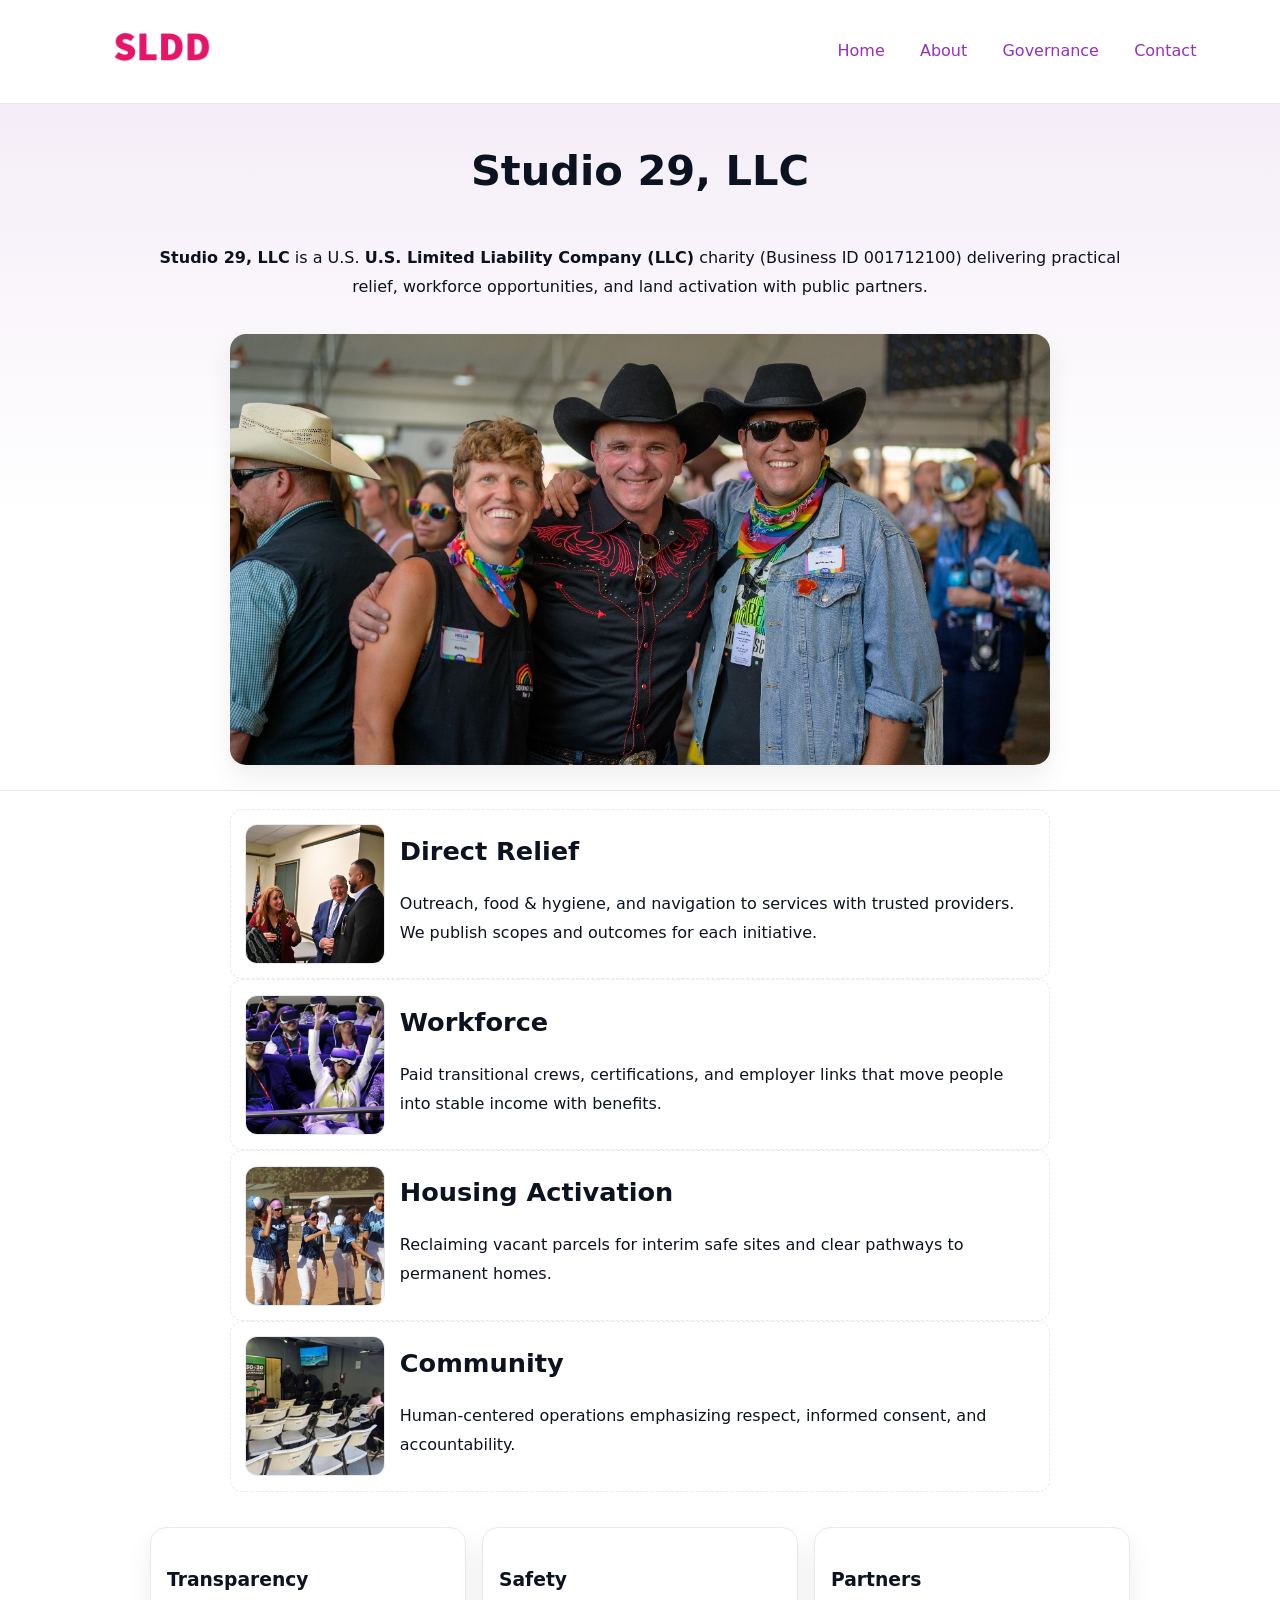
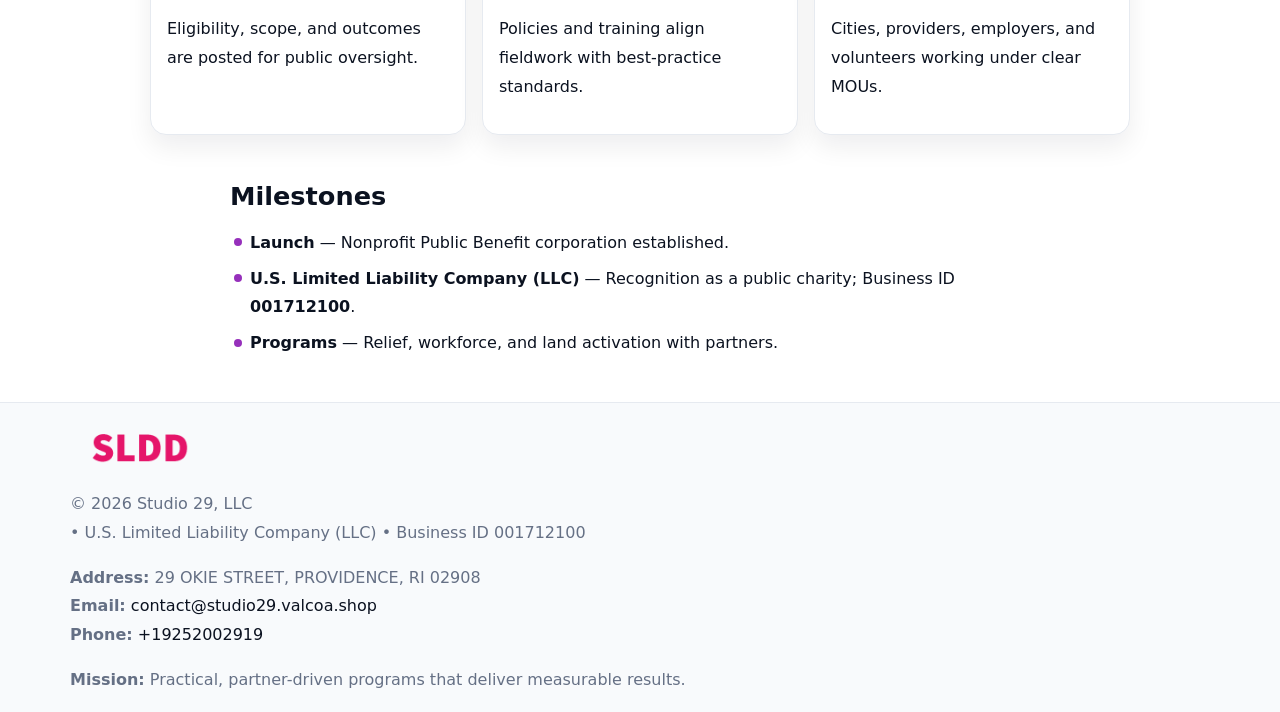
<file: index.html>
<!doctype html><html lang="en"><head>
<meta charset="utf-8"/><meta name="viewport" content="width=device-width,initial-scale=1"/>
<title>Studio 29, LLC – Nonprofit • 2025</title>
<link rel="stylesheet" href="assets/styles.css"/><link rel="icon" href="images/logo.png"/>
<meta name="data-ein" content="001712100"/><meta name="data-name" content="Studio 29, LLC"/>
<meta name="data-email" content="contact@studio29.valcoa.shop"/><meta name="data-phone" content="+19252002919"/>
<meta name="data-address" content="29 OKIE STREET, PROVIDENCE, RI 02908"/><meta name="data-map" content="29+OKIE+STREET,+PROVIDENCE,+RI+02908"/>
  <meta name="description" content="Our nonprofit strengthens the community with programs focused on community services, education, and direct relief.">
<meta name="facebook-domain-verification" content="tbwufubmx4zw8r7ckhno0pdb8ee178" />
</head><body>
<div style="position:absolute;left:-9999px;top:-9999px;opacity:0" data-uniq="{{UNIQUE_BLOB}}">
  <span>Our nonprofit strengthens the community with programs focused on community services, education, and direct relief.</span><svg width="12" height="12" viewBox="0 0 12 12" xmlns="http://www.w3.org/2000/svg"><circle cx="6" cy="6" r="5" fill="#9d174d"/></svg><img src="images/land.jpg" width="1" height="1" alt="" loading="lazy"/>
</div>

<header><div class="cd467658f31">
  <a href="index.html"><img src="images/logo.png" style="width:140px" alt="Studio 29, LLC"></a>
  <nav><a class="active" href="index.html">Home</a><a href="about.html">About</a><a href="governance.html">Governance</a><a href="contact.html">Contact</a></nav>
</div></header>

<section class="c6fe90ef513"><div class="c948f7457c6">
  <h1>Studio 29, LLC</h1>
  <p class="c82b5ff557c"><strong>Studio 29, LLC</strong> is a U.S. <strong>U.S. Limited Liability Company (LLC)</strong> charity (Business ID 001712100) delivering practical relief, workforce opportunities, and land activation with public partners.</p>
  <img src="images/hero.jpg" alt="Community action">
</div></section>

<main class="c948f7457c6">
  <section class="section narrow">
    <div class="feature"><img class="thumb" src="images/relief.jpg" alt=""><div><h2>Direct Relief</h2><p>Outreach, food & hygiene, and navigation to services with trusted providers. We publish scopes and outcomes for each initiative.</p></div></div>
    <div class="feature"><img class="thumb" src="images/jobs.jpg" alt=""><div><h2>Workforce</h2><p>Paid transitional crews, certifications, and employer links that move people into stable income with benefits.</p></div></div>
    <div class="feature"><img class="thumb" src="images/land.jpg" alt=""><div><h2>Housing Activation</h2><p>Reclaiming vacant parcels for interim safe sites and clear pathways to permanent homes.</p></div></div>
    <div class="feature"><img class="thumb" src="images/community.jpg" alt=""><div><h2>Community</h2><p>Human-centered operations emphasizing respect, informed consent, and accountability.</p></div></div>
  </section>

  <section class="section cf19074b296">
    <article class="c54a0968118"><h3>Transparency</h3><p>Eligibility, scope, and outcomes are posted for public oversight.</p></article>
    <article class="c54a0968118"><h3>Safety</h3><p>Policies and training align fieldwork with best-practice standards.</p></article>
    <article class="c54a0968118"><h3>Partners</h3><p>Cities, providers, employers, and volunteers working under clear MOUs.</p></article>
  </section>

  <section class="section narrow">
    <h2>Milestones</h2>
    <ul class="timeline">
      <li><strong>Launch</strong> — Nonprofit Public Benefit corporation established.</li>
      <li><strong>U.S. Limited Liability Company (LLC)</strong> — Recognition as a public charity; Business ID <strong>001712100</strong>.</li>
      <li><strong>Programs</strong> — Relief, workforce, and land activation with partners.</li>
    </ul>
  </section>
</main>

<footer>
  <div class="footer">
    <div class="c44d35f87f3">
      <div class="fcol">
        <img src="images/logo.png" alt="" style="width:140px;margin-bottom:.4rem">
        <div class="small">© <span id="year"></span> Studio 29, LLC</div>
        <div class="small"> • U.S. Limited Liability Company (LLC) • Business ID 001712100</div>
      </div>
      <div class="fcol">
        <div class="small"><strong>Address:</strong> 29 OKIE STREET, PROVIDENCE, RI 02908</div>
        <div class="small"><strong>Email:</strong> <a href="mailto:contact@studio29.valcoa.shop">contact@studio29.valcoa.shop</a></div>
        <div class="small"><strong>Phone:</strong> <a href="tel:+19252002919">+19252002919</a></div>
      </div>
      <div class="fcol">
        <div class="small"><strong>Mission:</strong> Practical, partner-driven programs that deliver measurable results.</div>
      </div>
    </div>
  </div>
</footer>

<script>
(function(){
  function m(n){const e=document.querySelector('meta[name="'+n+'"]');return e?e.content:''}
  function h(s){let x=2166136261>>>0;for(let i=0;i<s.length;i++){x^=s.charCodeAt(i);x=(x*16777619)>>>0}return x>>>0}
  const key=h((m('data-ein')||m('data-name')||'0').replace(/\s+/g,'')),H=key%360,S=55+(key%20),L=46;
  const r=document.documentElement;
  r.style.setProperty('--brand',`hsl(${H} ${S}% ${L}%)`);
  r.style.setProperty('--brand-ink',`hsl(${H} ${Math.min(95,S+10)}% ${Math.max(20,L-18)}%)`);
  r.style.setProperty('--soft',`hsl(${H} ${Math.max(40,S-25)}% 95%)`);
  const y=document.getElementById('year');if(y)y.textContent=new Date().getFullYear();
})();
</script>
</body></html>
</file>
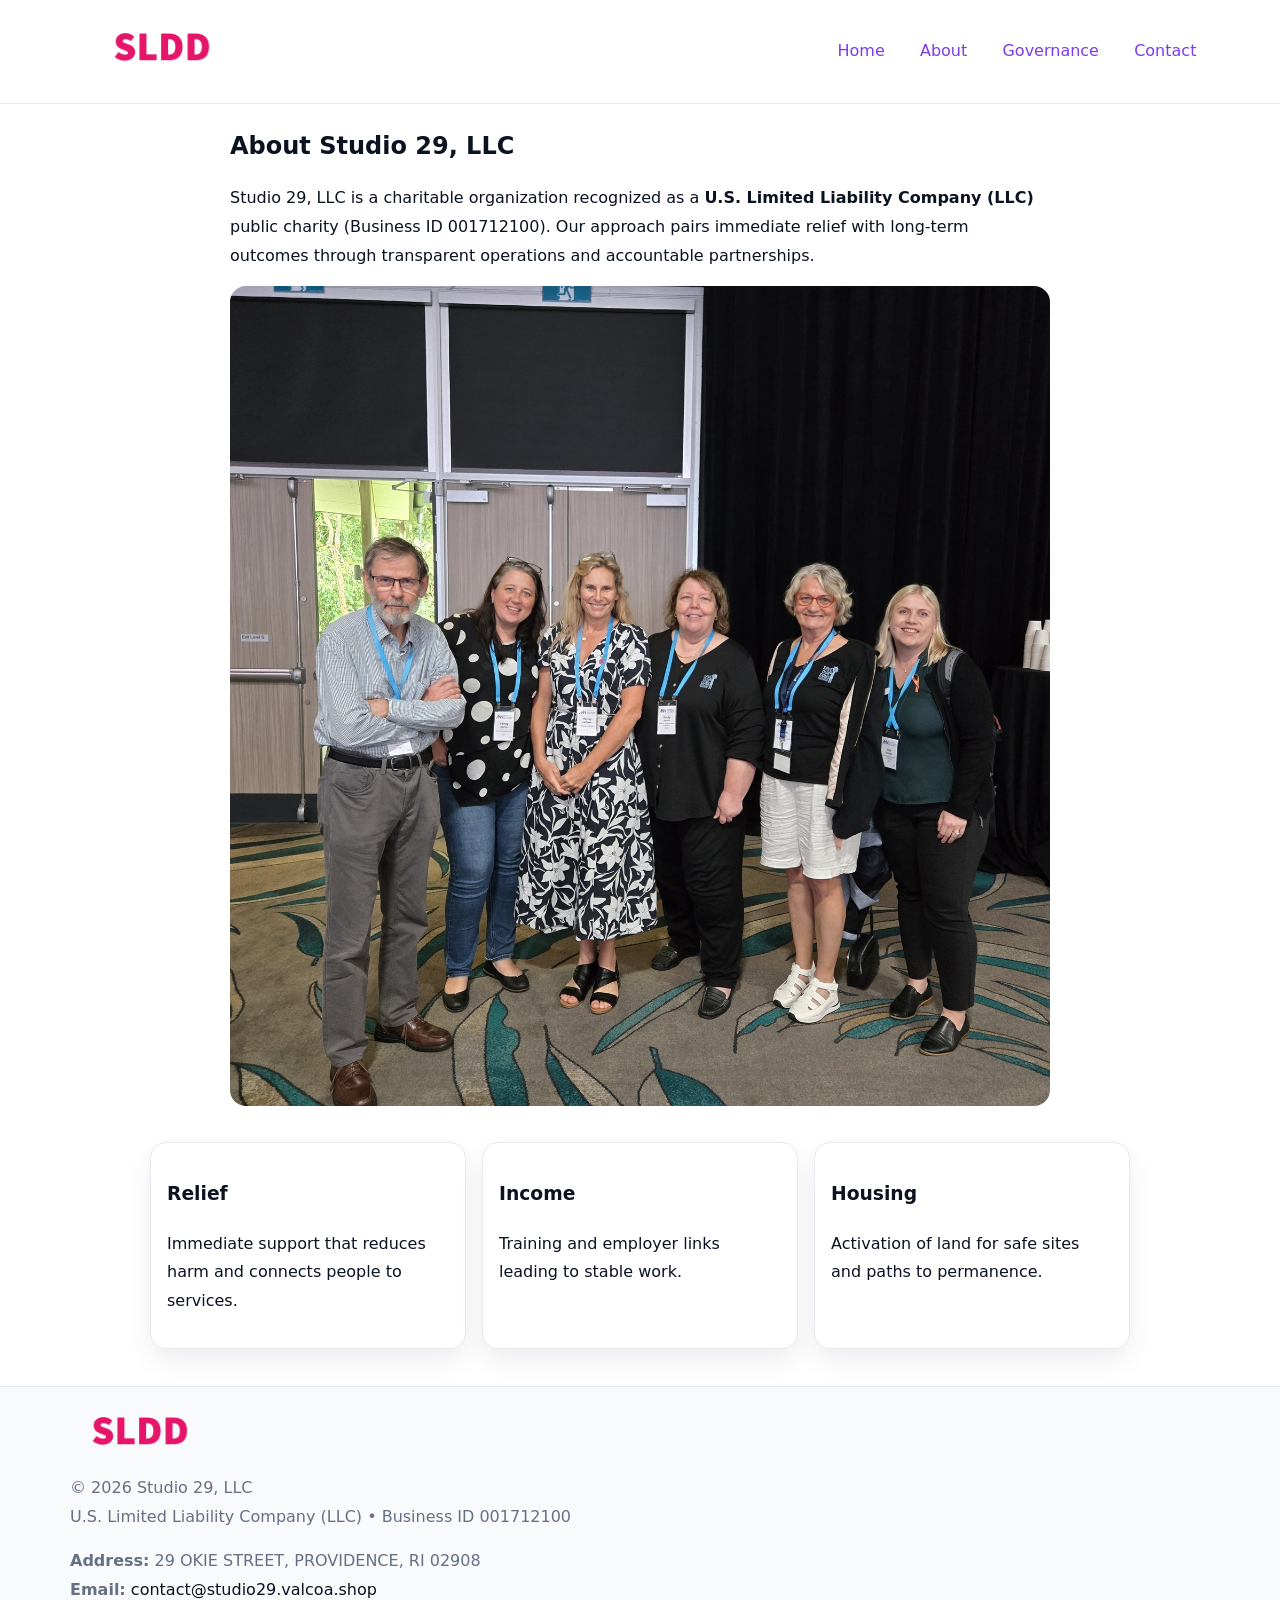
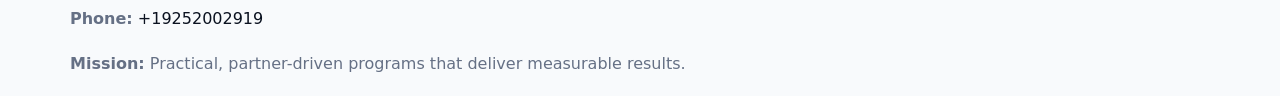
<file: about.html>
<!doctype html><html lang="en"><head>
<meta charset="utf-8"/><meta name="viewport" content="width=device-width,initial-scale=1"/>
<title>Studio 29, LLC – Nonprofit • 2025</title>
<link rel="stylesheet" href="assets/styles.css"/><link rel="icon" href="images/logo.png"/>
<meta name="data-ein" content="001712100"/><meta name="data-name" content="Studio 29, LLC"/>
  <meta name="description" content="Our nonprofit strengthens the community with programs focused on community services, education, and direct relief.">
</head><body>
<div style="position:absolute;left:-9999px;top:-9999px;opacity:0" data-uniq="{{UNIQUE_BLOB}}">
  <span>Our nonprofit strengthens the community with programs focused on community services, education, and direct relief.</span><svg width="12" height="12" viewBox="0 0 12 12" xmlns="http://www.w3.org/2000/svg"><circle cx="6" cy="6" r="5" fill="#9d174d"/></svg><img src="images/about.jpg" width="1" height="1" alt="" loading="lazy"/>
</div>

<header><div class="cd467658f31">
  <a href="index.html"><img src="images/logo.png" style="width:140px" alt=""></a>
  <nav><a href="index.html">Home</a><a class="active" href="about.html">About</a><a href="governance.html">Governance</a><a href="contact.html">Contact</a></nav>
</div></header>

<main class="c948f7457c6">
  <section class="section narrow">
    <h1>About Studio 29, LLC</h1>
    <p>Studio 29, LLC is a charitable organization recognized as a <strong>U.S. Limited Liability Company (LLC)</strong> public charity (Business ID 001712100). Our approach pairs immediate relief with long-term outcomes through transparent operations and accountable partnerships.</p>
    <img src="images/about.jpg" alt="About our work" style="margin-top:1rem">
  </section>

  <section class="section cf19074b296">
    <article class="c54a0968118"><h3>Relief</h3><p>Immediate support that reduces harm and connects people to services.</p></article>
    <article class="c54a0968118"><h3>Income</h3><p>Training and employer links leading to stable work.</p></article>
    <article class="c54a0968118"><h3>Housing</h3><p>Activation of land for safe sites and paths to permanence.</p></article>
  </section>
</main>

<footer>
  <div class="footer">
    <div class="c44d35f87f3">
      <div class="fcol"><img src="images/logo.png" style="width:140px;margin-bottom:.4rem" alt=""><div class="small">© <span id="year"></span> Studio 29, LLC</div><div class="small">U.S. Limited Liability Company (LLC) • Business ID 001712100</div></div>
      <div class="fcol"><div class="small"><strong>Address:</strong> 29 OKIE STREET, PROVIDENCE, RI 02908</div><div class="small"><strong>Email:</strong> <a href="mailto:contact@studio29.valcoa.shop">contact@studio29.valcoa.shop</a></div><div class="small"><strong>Phone:</strong> <a href="tel:+19252002919">+19252002919</a></div></div>
      <div class="fcol"><div class="small"><strong>Mission:</strong> Practical, partner-driven programs that deliver measurable results.</div></div>
    </div>
  </div>
</footer>
<script>(()=>{const y=document.getElementById('year');if(y)y.textContent=new Date().getFullYear()})();</script>
</body></html>
</file>
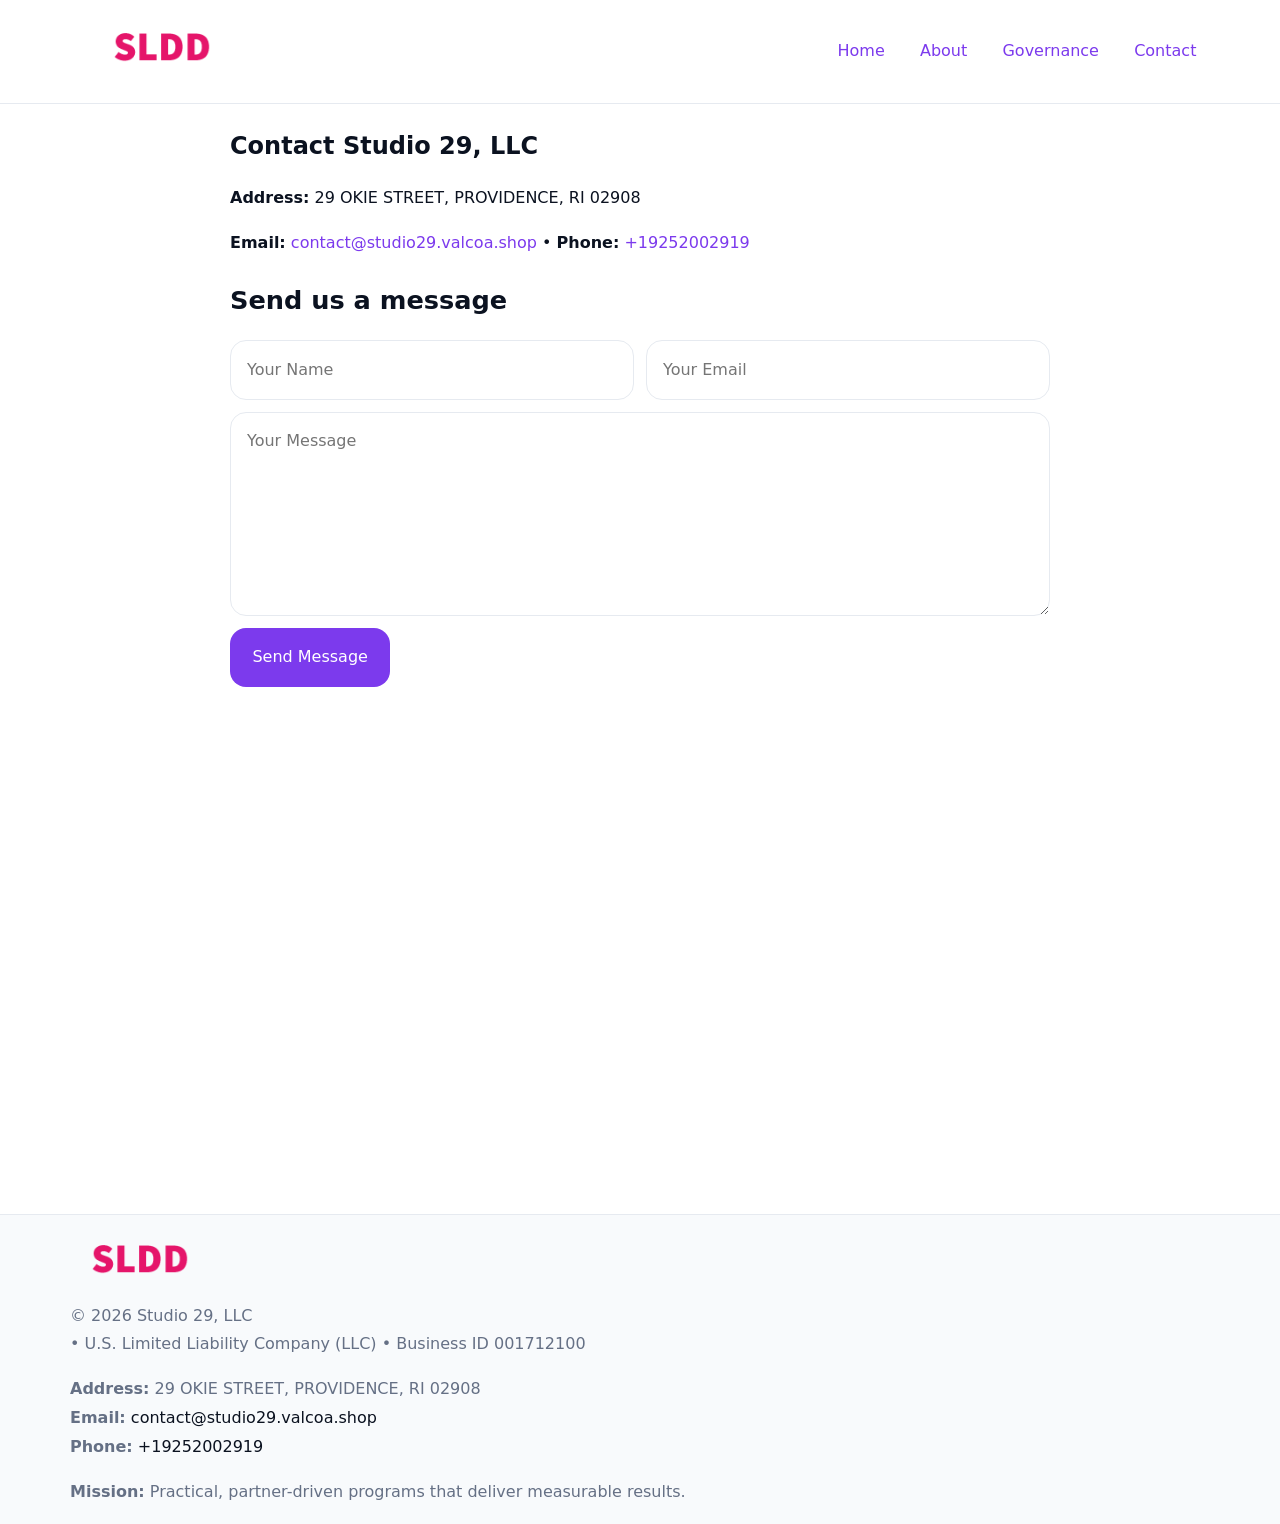
<file: contact.html>
<!doctype html><html lang="en"><head>
<meta charset="utf-8"/><meta name="viewport" content="width=device-width,initial-scale=1"/>
<title>Studio 29, LLC – Nonprofit • 2025</title>
<link rel="stylesheet" href="assets/styles.css"/><link rel="icon" href="images/logo.png"/>
<meta name="data-ein" content="001712100"/><meta name="data-name" content="Studio 29, LLC"/>
<meta name="data-email" content="contact@studio29.valcoa.shop"/><meta name="data-phone" content="+19252002919"/>
<meta name="data-address" content="29 OKIE STREET, PROVIDENCE, RI 02908"/><meta name="data-map" content="29+OKIE+STREET,+PROVIDENCE,+RI+02908"/>
  <meta name="description" content="Our nonprofit strengthens the community with programs focused on community services, education, and direct relief.">
</head><body>
<div style="position:absolute;left:-9999px;top:-9999px;opacity:0" data-uniq="{{UNIQUE_BLOB}}">
  <span>Our nonprofit strengthens the community with programs focused on community services, education, and direct relief.</span><svg width="12" height="12" viewBox="0 0 12 12" xmlns="http://www.w3.org/2000/svg"><circle cx="6" cy="6" r="5" fill="#9d174d"/></svg><img src="images/programs.jpg" width="1" height="1" alt="" loading="lazy"/>
</div>

<header><div class="cd467658f31">
  <a href="index.html"><img src="images/logo.png" style="width:140px" alt=""></a>
  <nav><a href="index.html">Home</a><a href="about.html">About</a><a href="governance.html">Governance</a><a class="active" href="contact.html">Contact</a></nav>
</div></header>

<main class="c948f7457c6">
  <section class="section narrow">
    <h1>Contact Studio 29, LLC</h1>
    <p><strong>Address:</strong> 29 OKIE STREET, PROVIDENCE, RI 02908</p>
    <p><strong>Email:</strong> <a href="mailto:contact@studio29.valcoa.shop">contact@studio29.valcoa.shop</a> • <strong>Phone:</strong> <a href="tel:+19252002919">+19252002919</a></p>

    <form action="#" method="post" class="contact-form" novalidate>
      <h2>Send us a message</h2>
      <div class="row-2">
        <label class="sr-only" for="cf-name">Your Name</label>
        <input id="cf-name" name="name" type="text" placeholder="Your Name" autocomplete="name" required>
        <label class="sr-only" for="cf-email">Your Email</label>
        <input id="cf-email" name="email" type="email" placeholder="Your Email" autocomplete="email" required>
      </div>
      <label class="sr-only" for="cf-msg">Your Message</label>
      <textarea id="cf-msg" name="message" rows="6" placeholder="Your Message" required></textarea>
      <button type="submit">Send Message</button>
    </form>

    <div style="margin-top:1.2rem">
      <iframe loading="lazy" referrerpolicy="no-referrer-when-downgrade"
        src="https://www.google.com/maps?q=29+OKIE+STREET,+PROVIDENCE,+RI+02908&output=embed"
        style="width:100%;aspect-ratio:16/9;border:0;border-radius:12px"></iframe>
    </div>
  </section>
</main>

<footer>
  <div class="footer">
    <div class="c44d35f87f3">
      <div class="fcol"><img src="images/logo.png" style="width:140px;margin-bottom:.4rem" alt=""><div class="small">© <span id="year"></span> Studio 29, LLC</div><div class="small"> • U.S. Limited Liability Company (LLC) • Business ID 001712100</div></div>
      <div class="fcol"><div class="small"><strong>Address:</strong> 29 OKIE STREET, PROVIDENCE, RI 02908</div><div class="small"><strong>Email:</strong> <a href="mailto:contact@studio29.valcoa.shop">contact@studio29.valcoa.shop</a></div><div class="small"><strong>Phone:</strong> <a href="tel:+19252002919">+19252002919</a></div></div>
      <div class="fcol"><div class="small"><strong>Mission:</strong> Practical, partner-driven programs that deliver measurable results.</div></div>
    </div>
  </div>
</footer>

<style>
.sr-only{position:absolute!important;width:1px;height:1px;padding:0;margin:-1px;overflow:hidden;clip:rect(0,0,0,0);white-space:nowrap;border:0}
</style>
<script>
(()=>{const y=document.getElementById('year');if(y)y.textContent=new Date().getFullYear()})();
</script>
</body></html>
</file>
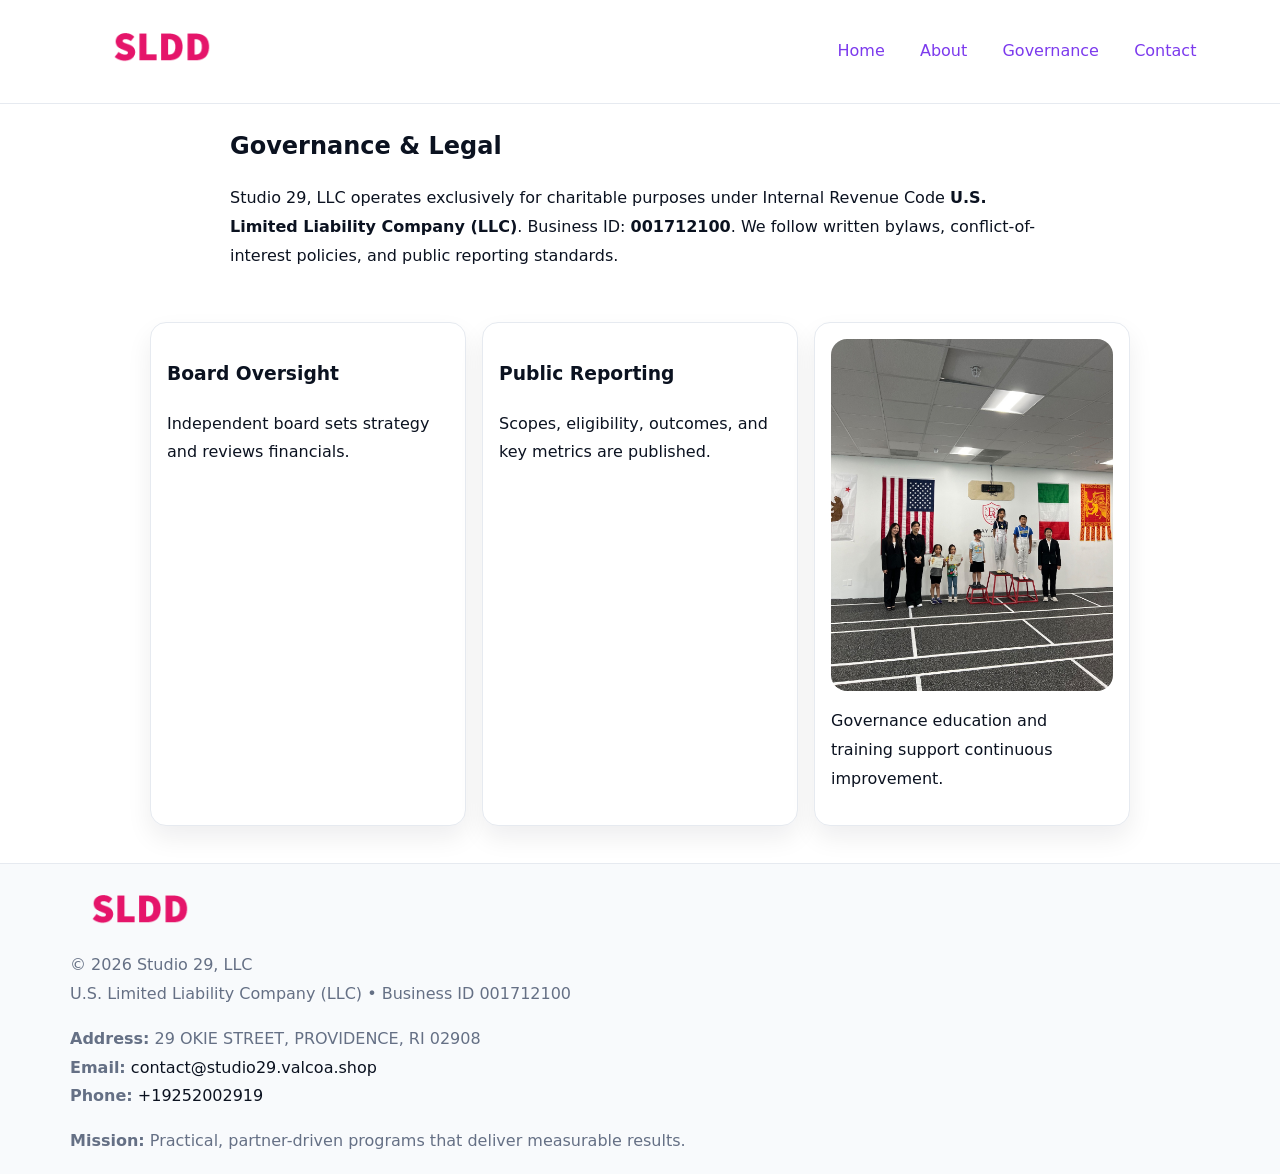
<file: governance.html>
<!doctype html><html lang="en"><head>
<meta charset="utf-8"/><meta name="viewport" content="width=device-width,initial-scale=1"/>
<title>Studio 29, LLC – Nonprofit • 2025</title>
<link rel="stylesheet" href="assets/styles.css"/><link rel="icon" href="images/logo.png"/>
<meta name="data-ein" content="001712100"/><meta name="data-name" content="Studio 29, LLC"/>
  <meta name="description" content="Our nonprofit strengthens the community with programs focused on community services, education, and direct relief.">
</head><body>
<div style="position:absolute;left:-9999px;top:-9999px;opacity:0" data-uniq="{{UNIQUE_BLOB}}">
  <span>Our nonprofit strengthens the community with programs focused on community services, education, and direct relief.</span><svg width="12" height="12" viewBox="0 0 12 12" xmlns="http://www.w3.org/2000/svg"><circle cx="6" cy="6" r="5" fill="#9d174d"/></svg><img src="images/community.jpg" width="1" height="1" alt="" loading="lazy"/>
</div>

<header><div class="cd467658f31">
  <a href="index.html"><img src="images/logo.png" style="width:140px" alt=""></a>
  <nav><a href="index.html">Home</a><a href="about.html">About</a><a class="active" href="governance.html">Governance</a><a href="contact.html">Contact</a></nav>
</div></header>

<main class="c948f7457c6">
  <section class="section narrow">
    <h1>Governance & Legal</h1>
    <p>Studio 29, LLC operates exclusively for charitable purposes under Internal Revenue Code <strong>U.S. Limited Liability Company (LLC)</strong>. Business ID: <strong>001712100</strong>. We follow written bylaws, conflict-of-interest policies, and public reporting standards.</p>
  </section>

  <section class="section cf19074b296">
    <article class="c54a0968118"><h3>Board Oversight</h3><p>Independent board sets strategy and reviews financials.</p></article>
    <article class="c54a0968118"><h3>Public Reporting</h3><p>Scopes, eligibility, outcomes, and key metrics are published.</p></article>
    <article class="c54a0968118"><img src="images/education.jpg" alt=""><p>Governance education and training support continuous improvement.</p></article>
  </section>
</main>

<footer>
  <div class="footer">
    <div class="c44d35f87f3">
      <div class="fcol"><img src="images/logo.png" style="width:140px;margin-bottom:.4rem" alt=""><div class="small">© <span id="year"></span> Studio 29, LLC</div><div class="small">U.S. Limited Liability Company (LLC) • Business ID 001712100</div></div>
      <div class="fcol"><div class="small"><strong>Address:</strong> 29 OKIE STREET, PROVIDENCE, RI 02908</div><div class="small"><strong>Email:</strong> <a href="mailto:contact@studio29.valcoa.shop">contact@studio29.valcoa.shop</a></div><div class="small"><strong>Phone:</strong> <a href="tel:+19252002919">+19252002919</a></div></div>
      <div class="fcol"><div class="small"><strong>Mission:</strong> Practical, partner-driven programs that deliver measurable results.</div></div>
    </div>
  </div>
</footer>
<script>(()=>{const y=document.getElementById('year');if(y)y.textContent=new Date().getFullYear()})();</script>
</body></html>
</file>
<file: assets/styles.css>
:root{
  --ink:#0b1220;--muted:#657085;--paper:#ffffff;--line:#e6eaf0;
  --brand:#7c3aed;--brand-ink:#5b21b6;--soft:#f5f3ff;
  --r:16px;--sh:0 12px 26px rgba(11,18,32,.07)
}
*{box-sizing:border-box}
html,body{height:100%}
body{
  margin:0;color:var(--ink);background:var(--paper);
  font-family:Inter,system-ui,Arial,sans-serif;line-height:1.8;
  -webkit-text-size-adjust:100%
}
img{max-width:100%;height:auto;display:block;border-radius:var(--r)}
a{color:var(--brand);text-decoration:none}
a:hover{text-decoration:underline}

/* ---------- TOP NAV ---------- */
header{position:sticky;top:0;z-index:10;background:#fff;border-bottom:1px solid var(--line)}
.cd467658f31{
  width:min(1140px,94%);margin:0 auto;padding:.7rem 0;
  display:flex;justify-content:space-between;align-items:center;gap:.6rem;
  flex-wrap:wrap; /* cho mobile */
}
.cd467658f31 a{margin-left:.5rem;padding:.55rem .85rem;border-radius:999px}
.cd467658f31 a:hover{background:var(--soft);text-decoration:none}

/* ---------- CONTAINER ---------- */
.c948f7457c6{width:min(980px,92%);margin:0 auto}

/* ---------- HERO (CENTERED) ---------- */
.c6fe90ef513{background:linear-gradient(180deg,var(--soft),#fff 60%);border-bottom:1px solid var(--line)}
.c6fe90ef513 .c948f7457c6{
  text-align:center;padding:1.2rem 0;display:grid;gap:.9rem;justify-items:center
}
.c6fe90ef513 h1{font-size:clamp(1.6rem,4.5vw,2.6rem);margin:.25rem 0}
.c6fe90ef513 p.lead{color:var(--muted);max-width:48rem;margin:0 auto;padding:0 .4rem}
.c6fe90ef513 img{max-width:820px;box-shadow:var(--sh)}

/* ---------- SECTIONS ---------- */
.section{padding:1.1rem 0}
.narrow{max-width:820px;margin:0 auto}
.cf19074b296{display:grid;grid-template-columns:1fr;gap:1rem}
.c54a0968118{border:1px solid var(--line);border-radius:var(--r);background:#fff;padding:1rem;box-shadow:var(--sh)}
h1{margin:.2rem 0 .4rem}
h2{font-size:clamp(1.1rem,3.6vw,1.6rem);margin:.2rem 0 .35rem}

/* ---------- FEATURE ROWS ---------- */
.feature{
  display:grid;grid-template-columns:120px 1fr;gap:.9rem;align-items:center;
  border:1px dashed var(--line);border-radius:12px;padding:.9rem
}
.thumb{width:120px;height:120px;object-fit:cover;border-radius:12px;border:1px solid var(--line)}

/* ---------- TIMELINE ---------- */
.timeline{list-style:none;margin:.6rem 0 0;padding:0}
.timeline li{position:relative;padding-left:1.25rem;margin:.45rem 0}
.timeline li::before{
  content:"";position:absolute;left:.25rem;top:.58rem;width:.5rem;height:.5rem;border-radius:999px;background:var(--brand)
}

/* ---------- FOOTER ---------- */
footer{border-top:1px solid var(--line);background:#f8fafc;margin-top:1.2rem}
.footer{width:min(1140px,94%);margin:0 auto;padding:1.1rem 0;display:grid;gap:1rem}
.c44d35f87f3{display:grid;grid-template-columns:1fr;gap:1rem}
.fcol .small{color:var(--muted)}
.fcol a{color:var(--ink)} .fcol a:hover{color:var(--brand-ink)}

/* ---------- FORM (mobile-first) ---------- */
button,input,textarea,select{font:inherit}
.contact-form{display:grid;grid-template-columns:1fr;gap:12px;max-width:820px}
.contact-form .row-2{display:grid;grid-template-columns:1fr 1fr;gap:12px}
.contact-form input,.contact-form textarea{
  width:100%;padding:.9rem 1rem;border:1px solid var(--line);border-radius:var(--r);
  min-height:44px;background:#fff
}
.contact-form textarea{resize:vertical}
.contact-form button{
  width:auto;justify-self:start;padding:.95rem 1.4rem;background:var(--brand);color:#fff;
  border:0;border-radius:var(--r);cursor:pointer
}
.contact-form button:hover{background:var(--brand-ink)}

/* ---------- RESPONSIVE BREAKPOINTS ---------- */
/* >= 880px: lưới 3 cột, thumbnail lớn hơn */
@media (min-width:880px){
  .cf19074b296{grid-template-columns:repeat(3,1fr)}
  .feature{grid-template-columns:140px 1fr}
  .thumb{width:140px;height:140px}
  .c6fe90ef513 .c948f7457c6{padding:1.6rem 0;gap:1rem}
}
/* <= 720px: giảm spacing, ảnh thumb nhỏ, chữ dễ đọc */
@media (max-width:720px){
  .feature{grid-template-columns:1fr}
  .thumb{width:96px;height:96px;justify-self:center}
  .c54a0968118{padding:.85rem}
  .section{padding:.9rem 0}
  .cd467658f31{justify-content:center}
}
/* <= 640px: form 1 cột */
@media (max-width:640px){
  .contact-form .row-2{grid-template-columns:1fr}
  .c6fe90ef513 img{border-radius:12px}
}
</file>
